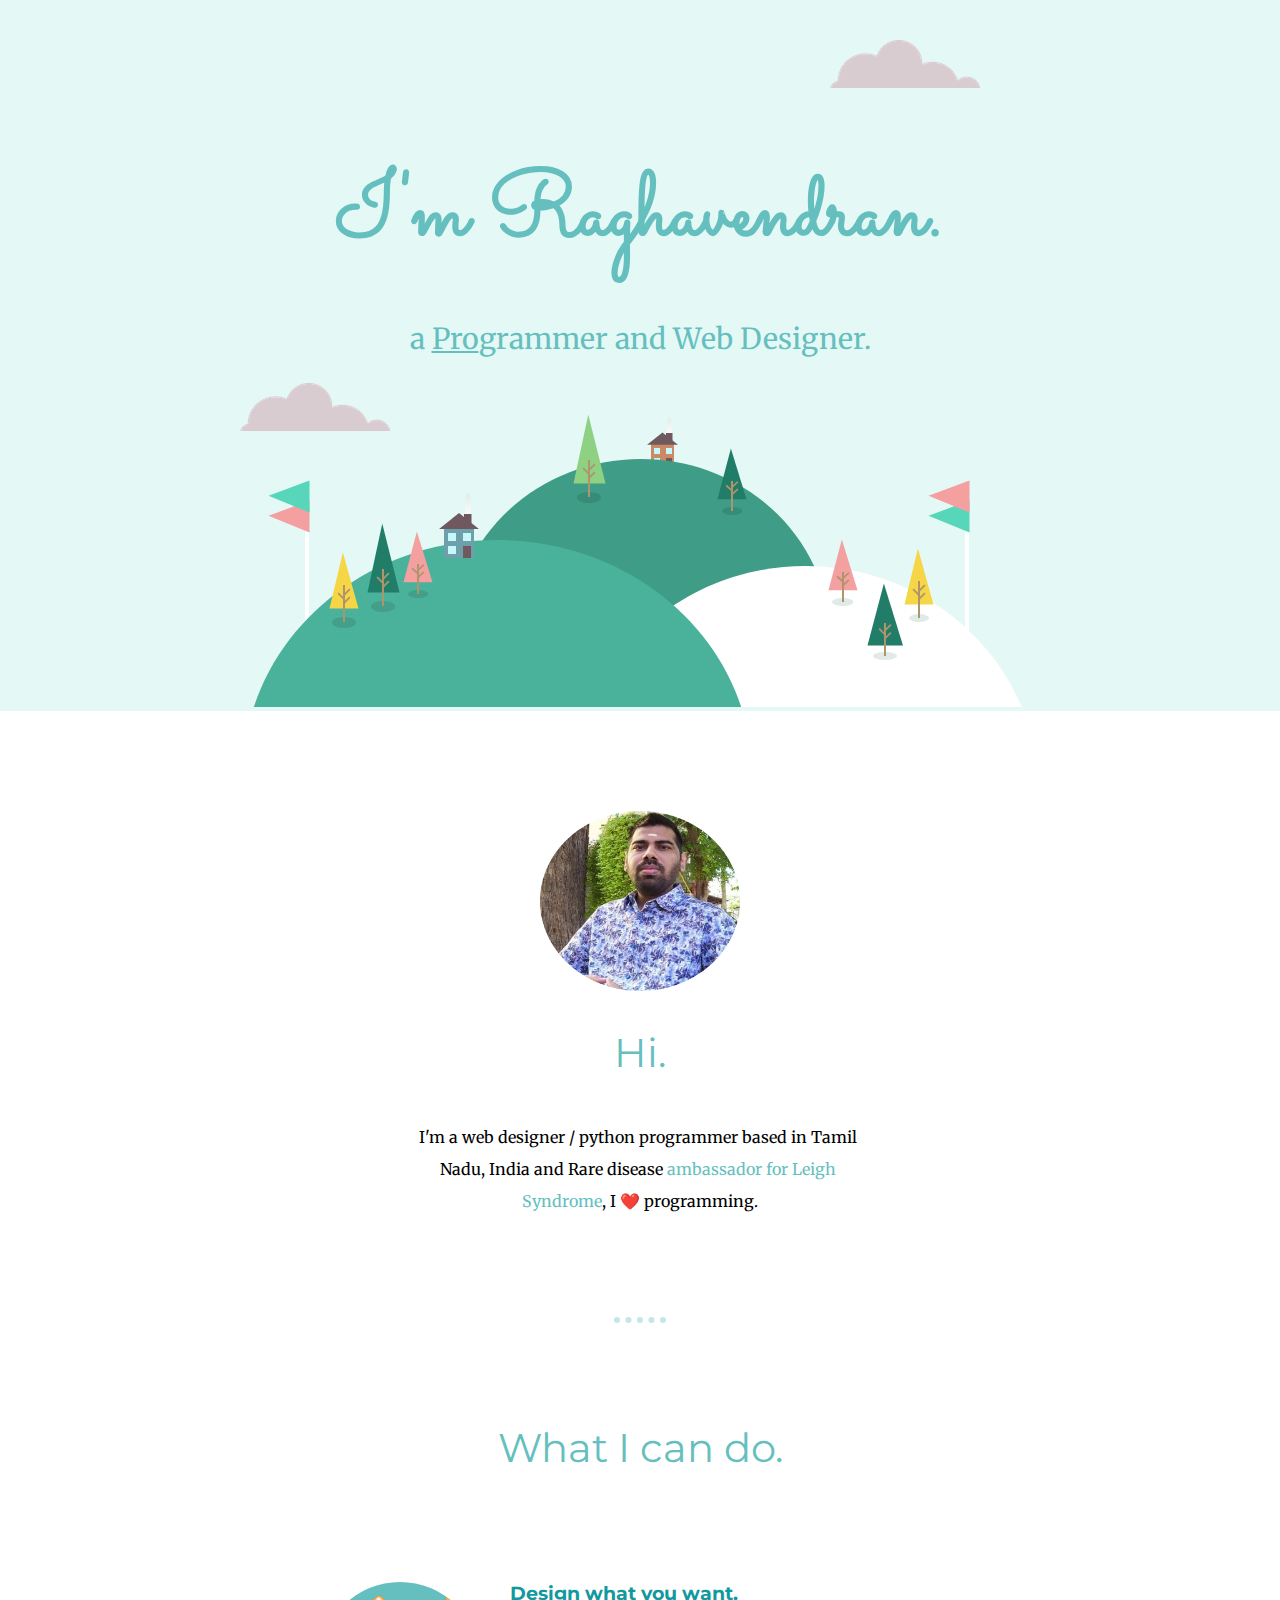
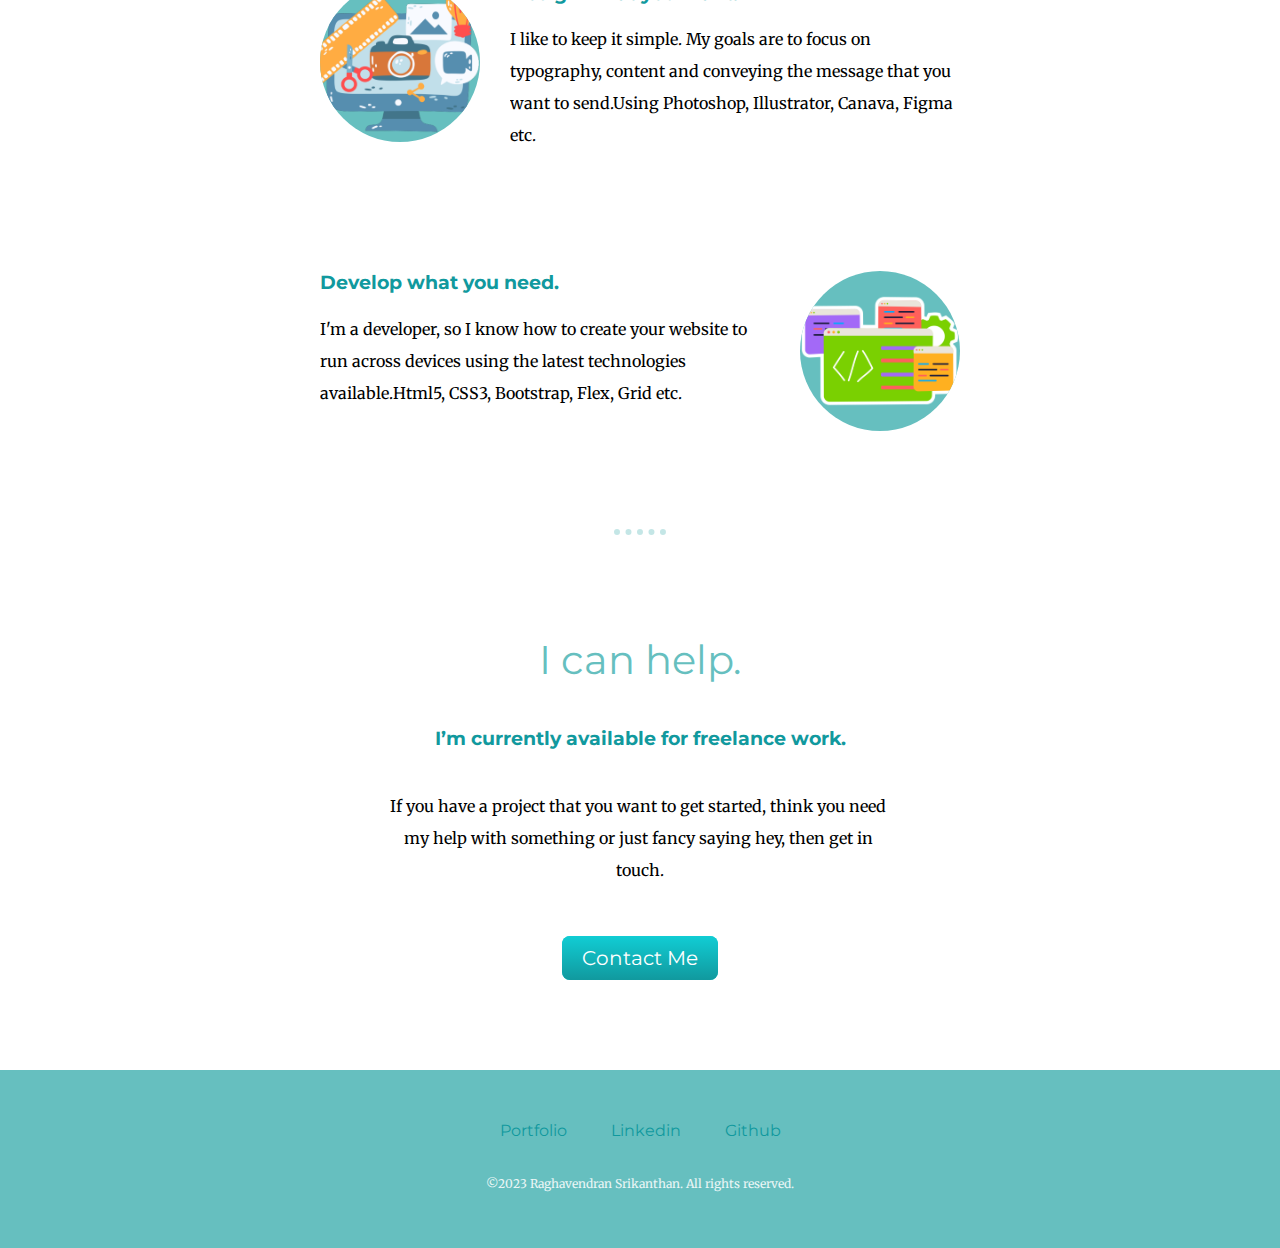
<file: index.html>
<!DOCTYPE html>
<html lang="en">
<head>
    <meta charset="UTF-8">
    
    <meta name="viewport" content="width=device-width, initial-scale=1.0">
    <link rel="preconnect" href="https://fonts.googleapis.com">
    <link rel="preconnect" href="https://fonts.gstatic.com" crossorigin>
    <link href="https://fonts.googleapis.com/css2?family=Merriweather&family=Montserrat&family=Sacramento&display=swap" rel="stylesheet">
    <link rel="stylesheet" href="./assets/css/styles.css">
    <link rel="icon" href="./assets/favicon.ico" type="image/x-icon">
    <title>Raghavendran Srikanthan - a web designer & python developer</title>
</head>
<body>
    <div class ="top-container">
    <img class="top-cloud" src="./assets/images/cloud.png" alt=" cloud image" />
    <h1>I'm Raghavendran.</h1>
    <p class="about">a <span>Pro</span>grammer and Web Designer.</p>
    <img class="bottom-cloud" src="./assets/images/cloud.png" alt=" cloud image" />
    <img class="mountain" src="./assets/images/land.svg" alt="land image">
    </div>
    <div class ="middle-container">
        <div class="profile">
        <img src="./assets/images/profile.png" alt="profile image" class="profile-img">
        <h2>Hi.</h2>
        <p class="intro">I'm a web designer / python programmer based in Tamil Nadu, India and Rare disease <a class="rare" href="https://www.allstripes.com/blog/genetic-testing-leigh-syndrome">ambassador for Leigh Syndrome</a>, I ❤️ programming.</p>
        </div>
        <hr />
        <div class="skill">
        <h2> What I can do.</h2>
            
                <div class="skill-row">
                    <div class="computer1">
                        <img class="image1"src="./assets/images/editing.png" alt=" computer image" >
                    </div>
                    <div class="work1">
                    <h3>Design what you want.</h3>
                    <p>I like to keep it simple. My goals are to focus on typography, content and conveying the message that you want to send.Using Photoshop, Illustrator, Canava, Figma etc.</p>
                    </div>
                </div>
                <div class="skill-row">
                    <div class="computer2">
                        <img class="image2"src="./assets/images/web-programming.png" alt="computer image">
                    </div>
                    <div class="work2">
                    <h3>Develop what you need.</h3>
                    <p>I'm a developer, so I know how to create your website to run across devices using the latest technologies available.Html5, CSS3, Bootstrap, Flex, Grid etc.</p>
                    </div>    
                </div>  
            </div>
            <hr />
            <h2>I can help.</h2>
            <h3>I’m currently available for freelance work.</h3>
            <p class="contact-message">If you have a project that you want to get started, think you need my help with something or just fancy saying hey, then get in touch.</p>
            <a href="mailto:raghavms2008@gmail.com" class="btn">Contact Me</a>
        </div>
        </div>
    <div class ="bottom-container">
        <a class="social-link" href="./assets/pages/portfolio.html">Portfolio</a>
        <a class="social-link" href="https://www.linkedin.com/in/raghvendran-s-srikanthan">Linkedin</a>
        <a  class="social-link" href="https://github.com/Raghavan87">Github</a>
        <p class="copyrights">©2023 Raghavendran Srikanthan. All rights reserved.</p>


    </div>
</body>
</html>
</file>
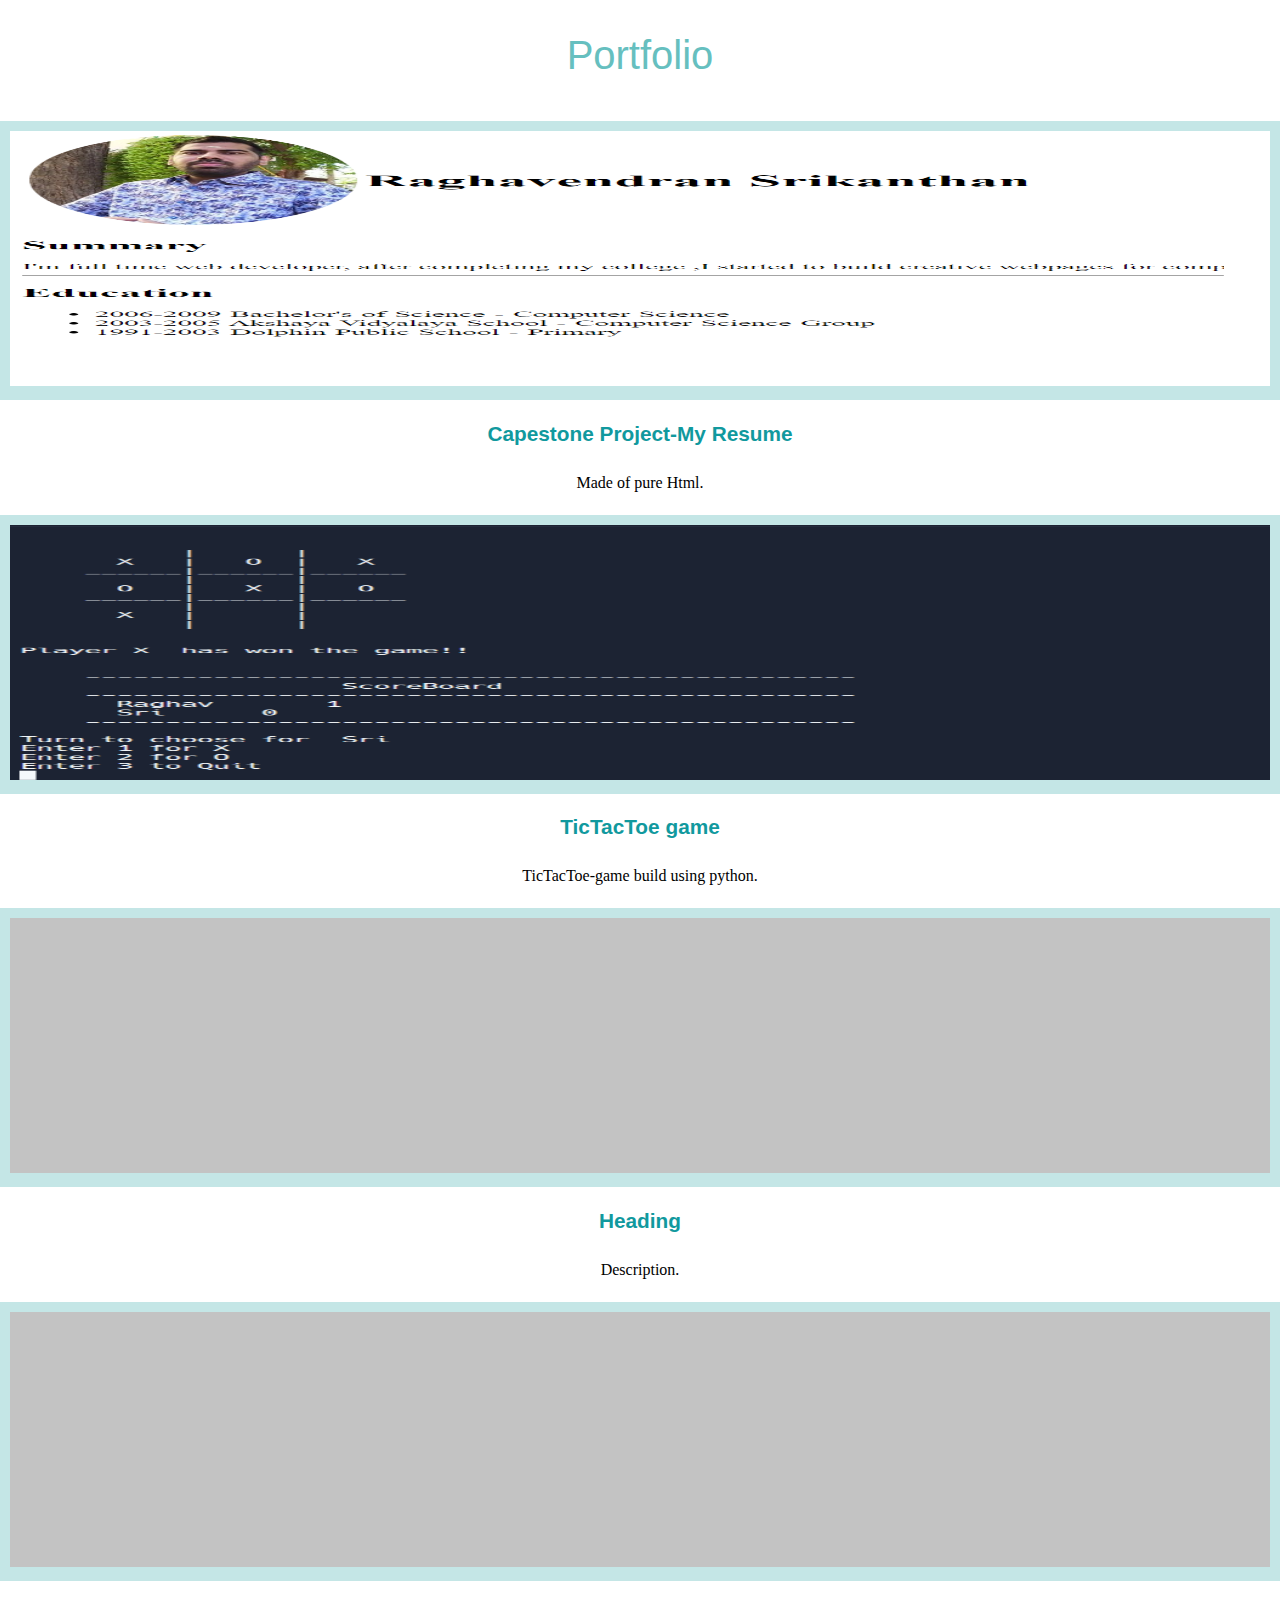
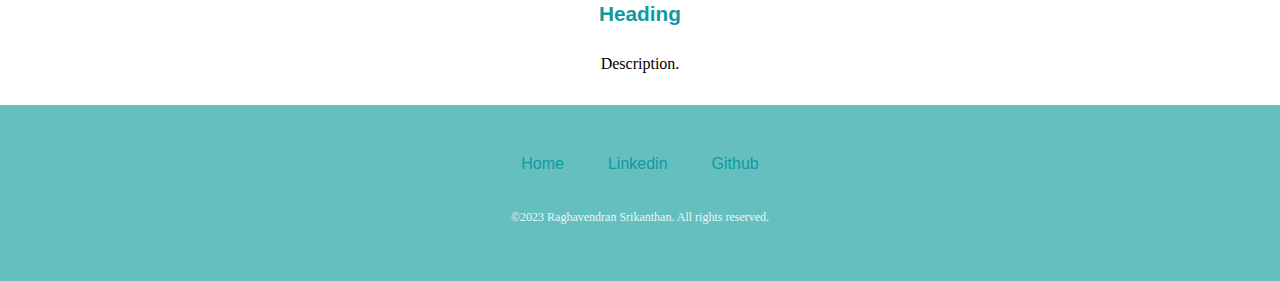
<file: assets/pages/portfolio.html>
<!DOCTYPE html>
<html lang="en">
<head>
    <meta charset="UTF-8">
    <meta http-equiv="X-UA-Compatible" content="IE=edge">
    <meta name="viewport" content="width=device-width, initial-scale=1.0">
    <link rel="shortcut icon" href="../favicon.ico" type="image/x-icon">
    <link href="https://cdn.jsdelivr.net/npm/bootstrap@5.3.0-alpha3/dist/css/bootstrap.min.css" rel="stylesheet" integrity="sha384-KK94CHFLLe+nY2dmCWGMq91rCGa5gtU4mk92HdvYe+M/SXH301p5ILy+dN9+nJOZ" crossorigin="anonymous">
    <title>Raghavendran Srikanthan - a web designer & python developer</title>
    <link rel="stylesheet" href="../css/styles.css">
</head>
<body>
    <div>
    <h2>Portfolio</h2>
    </div>
    <div class="container">
        <div class="row row-cols-1 row-cols-sm-2 row-cols-md-3 g-3">
            <div class="col">
                <div class="card shadow-sm">
                  <div class="img-background">
                    <img class="portfolio-image bd-placeholder-img card-img-top"  src="../images/capstone-cv-html-screenshot.png">
                  </div>
                  <div class="card-body">
                    <h4 class="card-head"> <a class="portfolio-link" href="https://raghavan87.github.io/capestone-cv/">Capestone Project-My Resume</a></h4>
                    <p class="card-text">Made of pure Html.</p>
                 
                  </div>
                </div>
              </div>

              <div class="col">
                <div class="card shadow-sm">
                  <div class="img-background">
                    <img class="portfolio-image bd-placeholder-img card-img-top"  src="../images/TicTacToe-python-assignment.png">
                  </div>
                  <div class="card-body">
                    <h4 class="card-head"> <a class="portfolio-link" href="https://replit.com/@KrishnaBalaji4/TicTacToe-game?v=1">TicTacToe game</a></h4>
                    <p class="card-text">TicTacToe-game build using python.</p>
                 
                  </div>
                </div>
              </div>

              <div class="col">
               <div class="card shadow-sm">
                <div class="img-background">
                  <img class="portfolio-image bd-placeholder-img card-img-top"  src="../images/empty.png">
                </div>
                <div class="card-body">
                  <h4 class="card-head"> <a class="portfolio-link" href="#">Heading</a></h4>
                  <p class="card-text">Description.</p>
                </div>
                
                </div>
              </div>

              <div class="col">
                <div class="card shadow-sm">
                 <div class="img-background">
                   <img class="portfolio-image bd-placeholder-img card-img-top"  src="../images/empty.png">
                 </div>
                 <div class="card-body">
                   <h4 class="card-head"> <a class="portfolio-link" href="#">Heading</a></h4>
                   <p class="card-text">Description.</p>
                 </div>
                 
                 </div>
               </div>

              
        </div>
    </div>
    <div class="bottom-container" style="margin-top: 25px;">
        <a class="social-link" href="../../index.html">Home</a>
        <a class="social-link" href="https://www.linkedin.com/in/raghvendran-s-srikanthan">Linkedin</a>
        <a class="social-link" href="https://github.com/Raghavan87">Github</a>
        <p class="copyrights">©2023 Raghavendran Srikanthan. All rights reserved.</p>
    
    </div>
</body>
</html>
</file>
<file: assets/css/styles.css>
body{
    font-family: 'Merriweather', serif;
    text-align: center;
    margin: 0;
}

h1{
    font-family: 'Sacramento', cursive;
    color:#66bfbf;
    font-size: 5.625rem;
    margin:50px auto 0 auto;
}
h2{
    color: #66bfbf;
    font-size: 2.5rem;
    font-weight: normal;
    padding-bottom: 10px;
}
h3{
    color: #11999e;
}
span{
    text-decoration: underline;
}

.about{
    color: #66bfbf;
    font-size: 1.8rem;
    font-weight: normal;
    padding-bottom: 10px;
}

h4, h2, h3{
    font-family: 'Montserrat', sans-serif;
}

.top-cloud{
    position: absolute;
    right:300px;
    top:40px;

}



.bottom-cloud{
    position: absolute;
    top:383px;
    left:240px;
}

.top-container{
    background-color: #e4f9f5;
    position:relative;
    padding-top: 100px;
}
.middle-container{
    margin: 100px 0;
}
.bottom-container{
    padding: 50px 0 20px;
    background-color: #66bfbf;
}

.intro{
    width: 35%;
    margin: auto;
}


hr{
    width: 4%;
    border-style: dotted none none none;
    border-width: 6px;
    color: #66bfbf62 ;
    margin: 100px auto;
    
    
}
.image1, .image2{
    border-radius: 50%;
    background-color: #66bfbf;
 
 
    
}




.skill-row{
    width:50%;
    margin: 100px auto 120px auto;
    text-align: left;
   }

p{
    line-height: 2;
    text-overflow: ellipsis;
    white-space:break-spaces;
    overflow:hidden;
}

.image1{
    width:25%;
    float:left;
    margin-right: 30px;
}
.image2{
    width:25%;
    float:right;
    margin-left: 30px;
}

.contact-message {
    width: 40%;
    margin: 40px auto 60px;
  }

.social-link {
    color: #11999e;
    font-family: "Montserrat", sans-serif;
    margin: 10px 20px;
    text-decoration: none;
  }
  .social-link:hover{
    color: #ecf2f2;
  }
  


  .portfolio-link{
    font-size: 1.3rem;
    text-decoration: none;
    color:#11999e;
  }
  .portfolio-link:hover{
    color:#30e3cb;
  }



  .portfolio-image{
    text-align: center;
    width: 100%;
    height:255px;
  }

  .img-background{
    background-color: #66bfbf62;
    padding: 10px;
  }

  .copyrights {
    color: #eaf6f6;
    font-size: 0.75rem;
    padding: 20px 0;
  }
.rare{
  text-decoration: none;
  color:#66bfbf;
}

.profile-img{
  width: 200px;
  height: 180px;
}


.btn {
    background: #11cdd4;
    background-image: -webkit-linear-gradient(top, #11cdd4, #11999e);
    background-image: -moz-linear-gradient(top, #11cdd4, #11999e);
    background-image: -ms-linear-gradient(top, #11cdd4, #11999e);
    background-image: -o-linear-gradient(top, #11cdd4, #11999e);
    background-image: linear-gradient(to bottom, #11cdd4, #11999e);
    -webkit-border-radius: 8;
    -moz-border-radius: 8;
    border-radius: 8px;
    font-family: "Montserrat", sans-serif;
    color: #ffffff;
    font-size: 20px;
    padding: 10px 20px 10px 20px;
    text-decoration: none;
  }
  
  .btn:hover {
    background: #30e3cb;
    background-image: -webkit-linear-gradient(top, #30e3cb, #2bc4ad);
    background-image: -moz-linear-gradient(top, #30e3cb, #2bc4ad);
    background-image: -ms-linear-gradient(top, #30e3cb, #2bc4ad);
    background-image: -o-linear-gradient(top, #30e3cb, #2bc4ad);
    background-image: linear-gradient(to bottom, #30e3cb, #2bc4ad);
    text-decoration: none;
  }

  @media (max-width: 785px){
    .top-cloud , .bottom-cloud{
        position: static;
        width: 25%;
        
    }
    


    .mountain{
        width: 80%;
        height:auto;
      }
    h1{
        font-size: 4rem;
        
    }  
  }

  @media(max-width: 322px){
    h1{
        font-size: 3rem;
    }
  }
</file>
